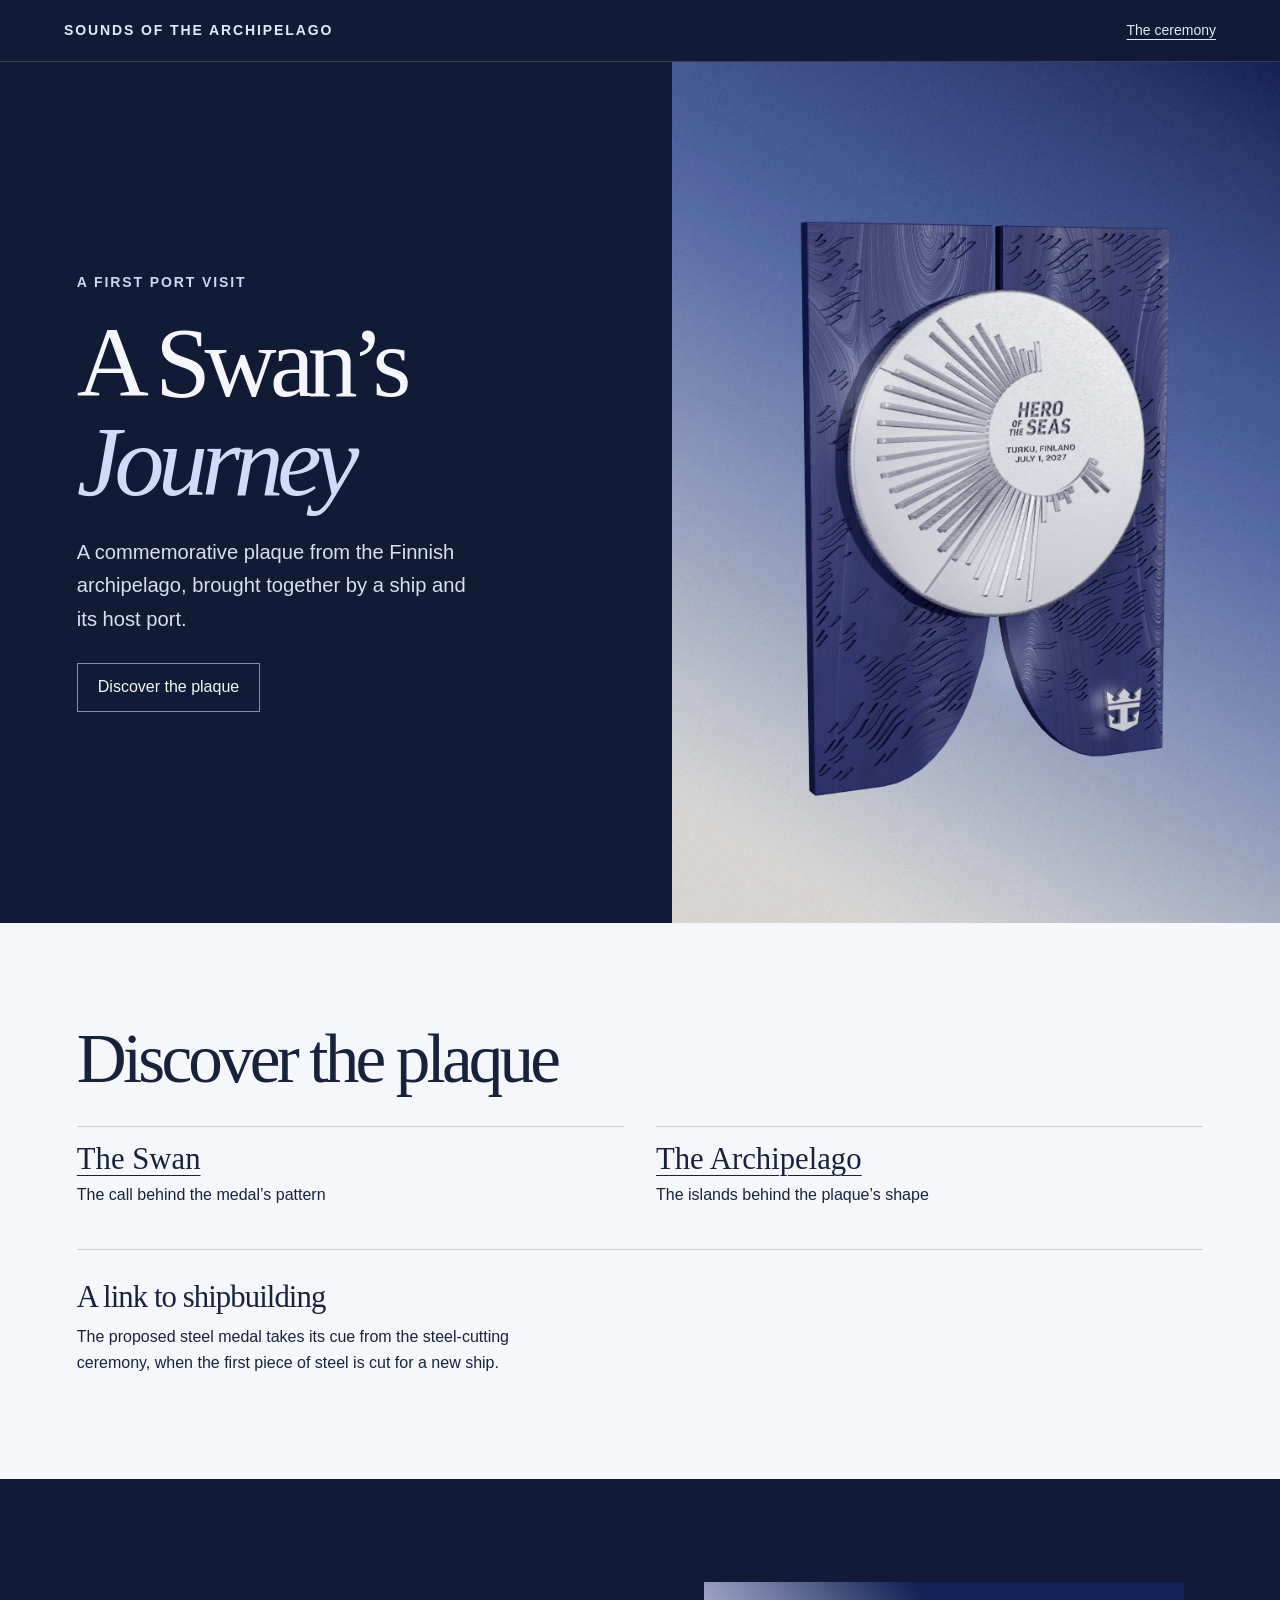
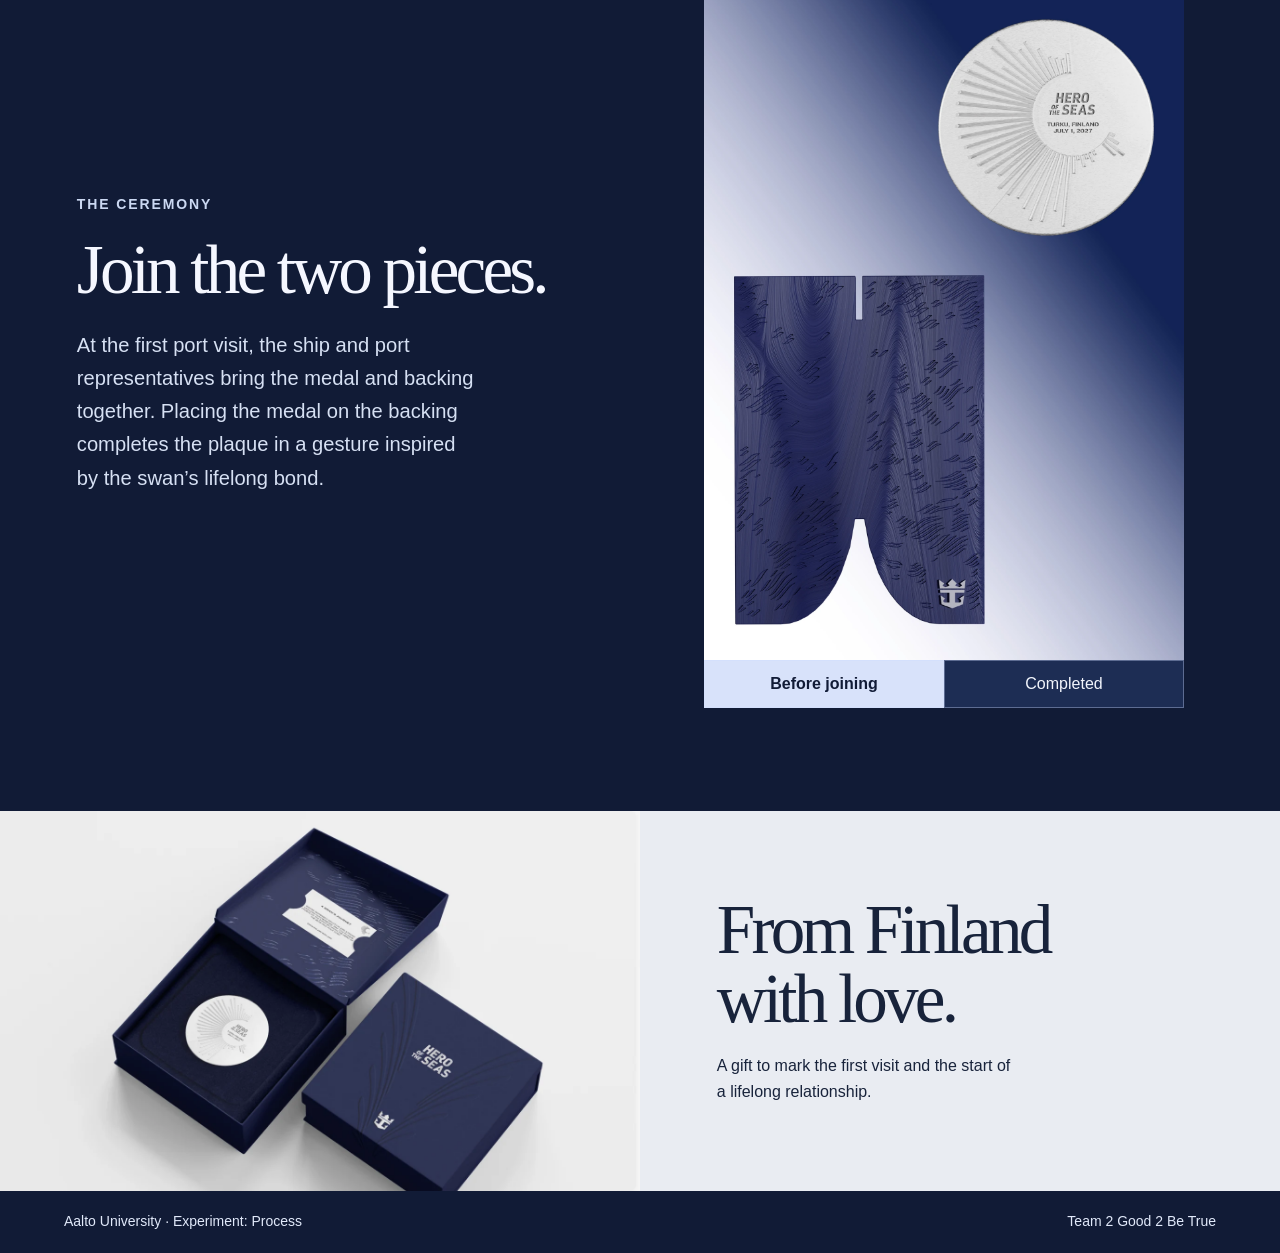
<file: index.html>
<!doctype html>
<html lang="en">
<head>
  <meta charset="utf-8">
  <meta name="viewport" content="width=device-width, initial-scale=1">
  <meta name="robots" content="noindex, nofollow">
  <meta name="theme-color" content="#111b36">
  <meta name="description" content="The story of a commemorative plaque inspired by the Finnish archipelago.">
  <title>A Swan’s Journey</title>
  <link rel="stylesheet" href="style.css?v=gradient-fill">
</head>
<body>
  <a class="skip" href="#story">Skip to the story</a>
  <header class="masthead">
    <p class="label">Sounds of the Archipelago</p>
    <a href="#ceremony">The ceremony</a>
  </header>
  <main>
    <section class="hero" aria-labelledby="title">
      <div class="hero-copy">
        <p class="label">A first port visit</p>
        <h1 id="title">A Swan’s<br><em>Journey</em></h1>
        <p>A commemorative plaque from the Finnish archipelago, brought together by a ship and its host port.</p>
        <a class="button" href="#story">Discover the plaque</a>
      </div>
      <figure class="hero-image">
        <img src="plaque-final.webp" width="1447" height="2048" alt="Silver circular medal with radiating ridges, set on two deep-blue panels">
      </figure>
    </section>

    <section class="story" id="story" aria-labelledby="story-title">
      <div class="story-inner">
        <h2 id="story-title">Discover the plaque</h2>
        <nav class="story-links" aria-label="Design inspiration">
          <a href="swan/">
            <strong>The Swan</strong>
            <span>The call behind the medal’s pattern</span>
          </a>
          <a href="archipelago/">
            <strong>The Archipelago</strong>
            <span>The islands behind the plaque’s shape</span>
          </a>
        </nav>
        <div class="details">
          <article>
            <h3>A link to shipbuilding</h3>
            <p>The proposed steel medal takes its cue from the steel-cutting ceremony, when the first piece of steel is cut for a new ship.</p>
          </article>
        </div>
      </div>
    </section>

    <section class="ceremony" id="ceremony" aria-labelledby="ceremony-title">
      <div class="ceremony-copy">
        <p class="label">The ceremony</p>
        <h2 id="ceremony-title">Join the two pieces.</h2>
        <p>At the first port visit, the ship and port representatives bring the medal and backing together. Placing the medal on the backing completes the plaque in a gesture inspired by the swan’s lifelong bond.</p>
      </div>
      <figure class="assembly">
        <div class="assembly-visual" id="assembly-visual">
          <img id="assembly-before" src="plaque-separate-gradient.webp" width="1448" height="2048" loading="lazy" alt="The silver medal and blue backing shown separately on a blue-to-white gradient">
          <img id="assembly-image" src="plaque-final.webp" width="1447" height="2048" loading="lazy" alt="The final silver medal joined to the blue backing" hidden>
        </div>
        <figcaption class="assembly-toggle" aria-label="Compare the two stages of assembly">
          <button type="button" data-stage="apart" aria-pressed="true" aria-controls="assembly-visual">Before joining</button>
          <button type="button" data-stage="joined" aria-pressed="false" aria-controls="assembly-visual">Completed</button>
        </figcaption>
      </figure>
    </section>

    <section class="closing" aria-labelledby="closing-title">
      <img src="packaging-final.webp" width="1376" height="818" loading="lazy" alt="Open navy presentation box holding the silver medal, with the story card inside the lid">
      <div>
        <h2 id="closing-title">From Finland<br>with love.</h2>
        <p>A gift to mark the first visit and the start of a lifelong relationship.</p>
      </div>
    </section>
  </main>
  <footer>
    <p>Aalto University · Experiment: Process</p>
    <p>Team 2 Good 2 Be True</p>
  </footer>
  <script src="assembly.js?v=gradient-fill"></script>
</body>
</html>
</file>
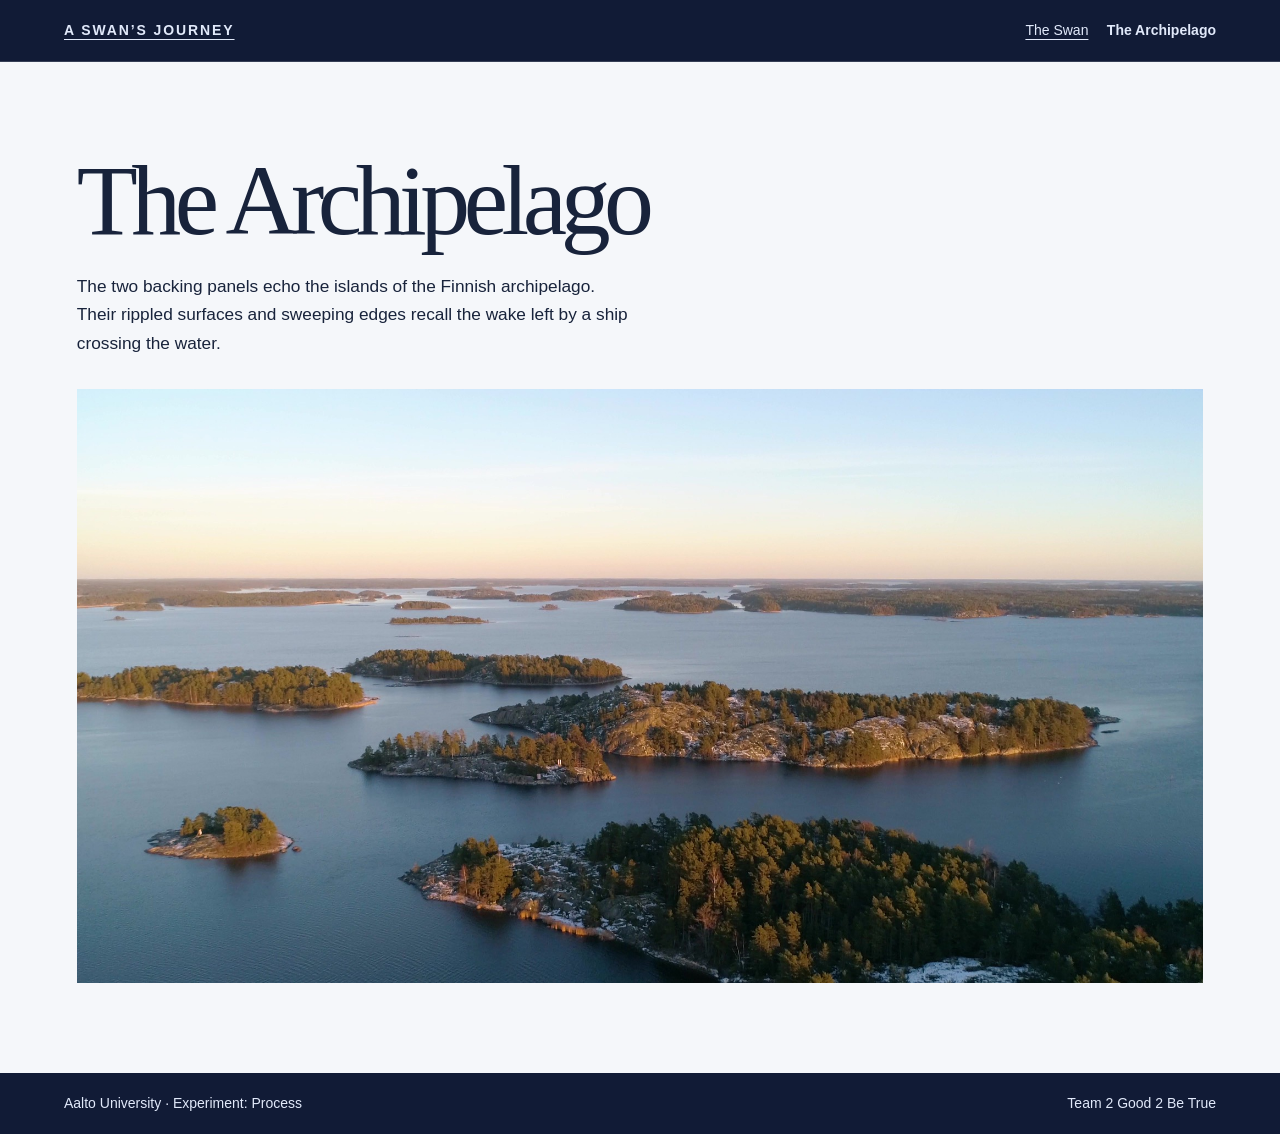
<file: archipelago/index.html>
<!doctype html>
<html lang="en">
<head>
  <meta charset="utf-8">
  <meta name="viewport" content="width=device-width, initial-scale=1">
  <meta name="robots" content="noindex, nofollow">
  <meta name="theme-color" content="#111b36">
  <meta name="description" content="See how the Finnish archipelago inspired the plaque’s backing.">
  <title>The Archipelago | A Swan’s Journey</title>
  <link rel="stylesheet" href="../style.css">
</head>
<body>
  <a class="skip" href="#main">Skip to content</a>
  <header class="masthead">
    <a class="label" href="../">A Swan’s Journey</a>
    <nav class="chapter-nav" aria-label="Design inspiration">
      <a href="../swan/">The Swan</a>
      <a href="./" aria-current="page">The Archipelago</a>
    </nav>
  </header>
  <main class="chapter" id="main">
    <div class="chapter-inner">
      <h1>The Archipelago</h1>
      <p>The two backing panels echo the islands of the Finnish archipelago. Their rippled surfaces and sweeping edges recall the wake left by a ship crossing the water.</p>
      <figure class="archipelago-photo">
        <img src="../archipelago-landscape.jpeg" width="2048" height="1080" alt="Rocky, forested islands in the archipelago in warm evening light">
      </figure>
    </div>
  </main>
  <footer>
    <p>Aalto University · Experiment: Process</p>
    <p>Team 2 Good 2 Be True</p>
  </footer>
</body>
</html>
</file>
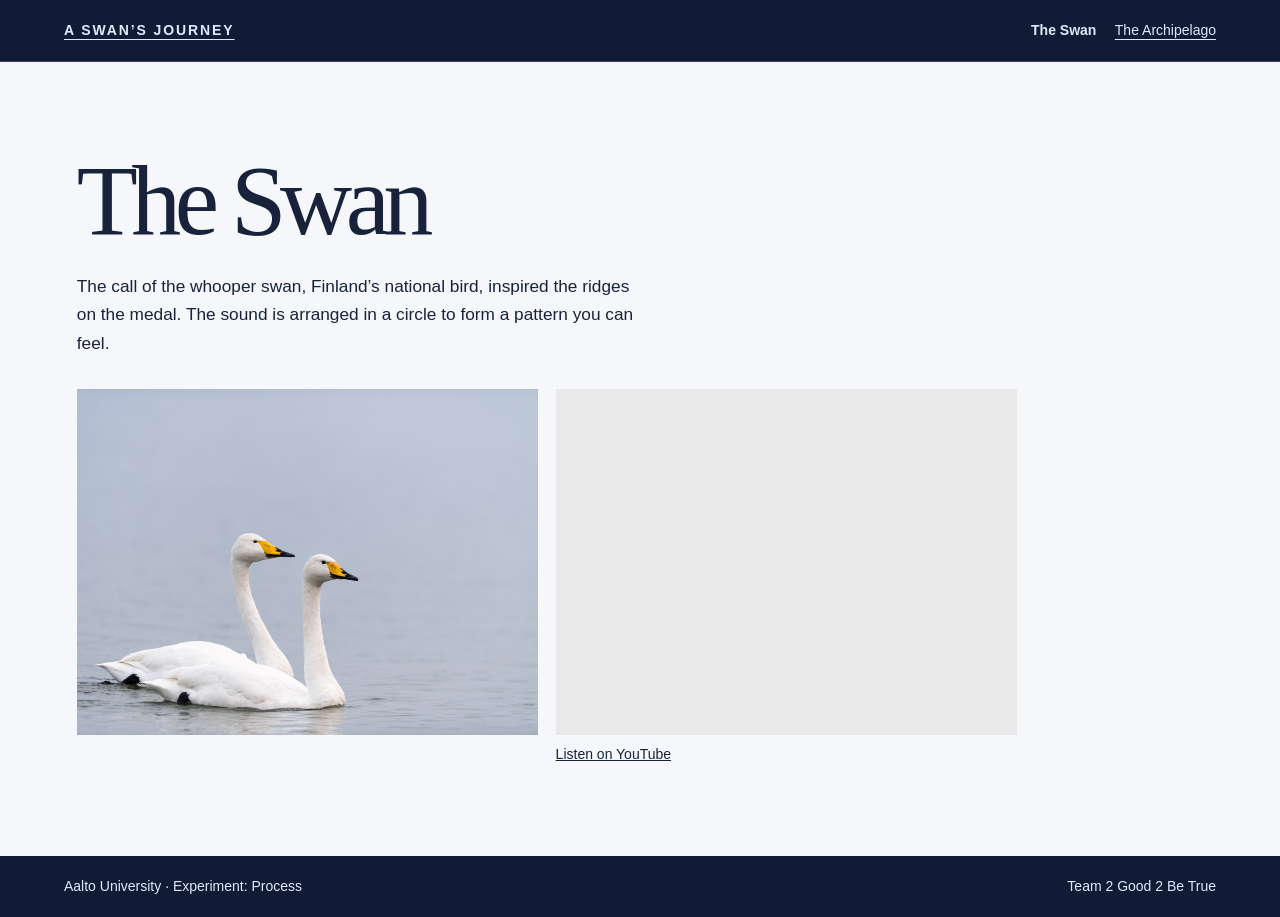
<file: swan/index.html>
<!doctype html>
<html lang="en">
<head>
  <meta charset="utf-8">
  <meta name="viewport" content="width=device-width, initial-scale=1">
  <meta name="robots" content="noindex, nofollow">
  <meta name="theme-color" content="#111b36">
  <meta name="description" content="See how a swan’s call became the pattern on the plaque’s medal.">
  <title>The Swan | A Swan’s Journey</title>
  <link rel="stylesheet" href="../style.css?v=swan-video">
</head>
<body>
  <a class="skip" href="#main">Skip to content</a>
  <header class="masthead">
    <a class="label" href="../">A Swan’s Journey</a>
    <nav class="chapter-nav" aria-label="Design inspiration">
      <a href="./" aria-current="page">The Swan</a>
      <a href="../archipelago/">The Archipelago</a>
    </nav>
  </header>
  <main class="chapter" id="main">
    <div class="chapter-inner">
      <h1>The Swan</h1>
      <p>The call of the whooper swan, Finland’s national bird, inspired the ridges on the medal. The sound is arranged in a circle to form a pattern you can feel.</p>
      <div class="chapter-images">
        <figure>
          <div class="chapter-image">
            <img src="../swan-pair.jpeg" width="2048" height="1365" alt="Two whooper swans swimming together on calm water">
          </div>
        </figure>
        <figure>
          <div class="chapter-image chapter-video">
            <iframe
              src="https://www.youtube-nocookie.com/embed/Xc4HBfrDrcs"
              title="Listen to the swan’s call on YouTube"
              width="560"
              height="315"
              loading="lazy"
              allow="accelerometer; encrypted-media; gyroscope; picture-in-picture; web-share"
              referrerpolicy="strict-origin-when-cross-origin"
              allowfullscreen>
            </iframe>
          </div>
          <figcaption><a href="https://www.youtube.com/watch?v=Xc4HBfrDrcs" target="_blank" rel="noopener noreferrer">Listen on YouTube</a></figcaption>
        </figure>
      </div>
    </div>
  </main>
  <footer>
    <p>Aalto University · Experiment: Process</p>
    <p>Team 2 Good 2 Be True</p>
  </footer>
</body>
</html>
</file>
<file: style.css>
:root {
  color-scheme: light;
  --navy: #111b36;
  --ice: #cbd8f2;
  --paper: #f5f7fa;
  --ink: #18233b;
  --display: "Iowan Old Style", "Palatino Linotype", "Book Antiqua", Palatino, Georgia, serif;
  --sans: -apple-system, BlinkMacSystemFont, "Segoe UI", sans-serif;
}
* { box-sizing: border-box; }
html { scroll-behavior: smooth; }
body { margin: 0; font: 1rem/1.65 var(--sans); color: var(--ink); background: var(--navy); }
a { color: inherit; }
img { display: block; max-width: 100%; height: auto; }
figure, p { margin: 0; }
h1, h2, h3 { font-family: var(--display); line-height: .99; font-weight: 400; margin: 0; }
h1 { font-size: clamp(3.6rem, 7.8vw, 8rem); letter-spacing: -.065em; }
h1 em { font-weight: 400; color: #cfdbf7; }
h2 { font-size: clamp(2.85rem, 5.4vw, 5.3rem); letter-spacing: -.055em; }
h3 { font-size: clamp(1.65rem, 2.4vw, 2.3rem); letter-spacing: -.03em; }
button { font: inherit; cursor: pointer; }
:focus-visible { outline: 3px solid #619cf5; outline-offset: 4px; }
.skip { position: absolute; z-index: 5; top: .5rem; left: .5rem; background: white; padding: .8rem; transform: translateY(-160%); }
.skip:focus { transform: none; }
.label { font-size: .875rem; line-height: 1.4; letter-spacing: .135em; text-transform: uppercase; font-weight: 650; }
.masthead, footer { padding: 1.2rem clamp(1.25rem, 5vw, 5.5rem); display: flex; flex-wrap: wrap; justify-content: space-between; align-items: center; gap: .6rem 1.2rem; color: #e1e9fa; }
.masthead { border-bottom: 1px solid #ffffff28; }
.masthead a { font-size: .875rem; text-underline-offset: .3em; }
.hero { display: grid; grid-template-columns: 1.05fr .95fr; min-height: min(730px, 90vh); color: #f4f6fb; }
.hero-copy { padding: clamp(2.5rem, 6.5vw, 9rem) clamp(1.25rem, 6vw, 6rem); align-self: center; }
.hero-copy .label, .ceremony .label { color: var(--ice); margin-bottom: 1.35rem; }
.hero-copy > p:not(.label), .ceremony-copy > p:not(.label) { color: #d6e0f3; max-width: 36ch; margin-top: 1.5rem; font-size: clamp(1.05rem, 1.6vw, 1.26rem); }
.button { display: inline-flex; align-items: center; min-height: 48px; padding: .65rem 1.25rem; border: 1px solid #cbd8f29c; text-decoration: none; margin-top: 1.7rem; transition: background-color .18s, color .18s; }
.button:hover { background: var(--ice); color: var(--navy); }
.hero-image { position: relative; aspect-ratio: 1447 / 2048; min-width: 0; overflow: hidden; }
.hero-image img { position: absolute; width: 100%; height: 100%; object-fit: cover; object-position: center; }
.hero-image figcaption { position: absolute; bottom: .75rem; right: .75rem; padding: .25rem .55rem; background: #111b36; color: #f5f7ff; font-size: .8rem; }
.story { background: var(--paper); padding: clamp(3.4rem, 8vw, 7.5rem) clamp(1.25rem, 6vw, 6rem); }
.story-inner, .chapter-inner { max-width: 1200px; margin-inline: auto; }
.story-links { display: grid; grid-template-columns: repeat(2, 1fr); gap: 0 2rem; margin-top: 2rem; }
.story-links a { display: grid; gap: .35rem; padding: 1rem 0; border-top: 1px solid #cbd3e1; text-decoration: none; }
.story-links strong { font: 400 clamp(1.65rem, 2.4vw, 2.3rem)/1.1 var(--display); text-decoration: underline; text-decoration-thickness: .035em; text-underline-offset: .18em; }
.story-links a:hover { color: #344d7a; }
.details { border-top: 1px solid #cbd3e1; margin-top: 1.5rem; padding-top: 2rem; }
.details p { max-width: 49ch; margin-top: .75rem; }
.chapter { background: var(--paper); padding: clamp(2.5rem, 7vw, 6.5rem) clamp(1.25rem, 6vw, 6rem); }
.chapter-inner > p { margin-top: 1.3rem; max-width: 58ch; font-size: 1.08rem; }
.chapter-nav { display: flex; flex-wrap: wrap; gap: .5rem 1.15rem; }
.chapter-nav a[aria-current="page"] { text-decoration: none; font-weight: 650; }
.chapter-images { display: grid; grid-template-columns: repeat(2, minmax(0, 1fr)); gap: 1.1rem; margin-top: 2rem; max-width: 940px; }
.chapter-image { aspect-ratio: 4 / 3; background: #e9e9e9; }
.chapter-image img { width: 100%; height: 100%; object-fit: cover; }
.chapter-video iframe { display: block; width: 100%; height: 100%; border: 0; }
.chapter figure figcaption { margin-top: .5rem; font-size: .875rem; }
.archipelago-photo { margin-top: 2rem; }
.archipelago-photo img { width: 100%; }
.ceremony { color: #f5f7ff; display: grid; grid-template-columns: 1fr 1fr; align-items: center; gap: clamp(1.4rem, 7vw, 7rem); max-width: 1360px; padding: clamp(3.4rem, 8vw, 7.5rem) clamp(1.25rem, 6vw, 6rem); margin-inline: auto; }
.assembly { background: #1d2d54; max-width: 480px; width: 100%; justify-self: center; }
[hidden] { display: none !important; }
.assembly-visual { position: relative; aspect-ratio: 1448 / 2048; overflow: hidden; }
.assembly-visual img { position: absolute; inset: 0; width: 100%; height: 100%; object-fit: cover; object-position: center; }
.assembly-toggle { display: grid; grid-template-columns: repeat(2, 1fr); }
.assembly-toggle button { min-height: 48px; padding: .6rem .35rem; border: 1px solid #cedaff5c; background: transparent; color: #f2f5fc; }
.assembly-toggle button[aria-pressed="true"] { color: var(--navy); background: #d8e2fa; font-weight: 650; }
.closing { display: grid; grid-template-columns: 1fr 1fr; background: #e9ecf2; align-items: center; }
.closing img { width: 100%; height: auto; object-fit: contain; }
.closing > div { padding: 2.5rem clamp(1.25rem, 6vw, 6rem); }
.closing p { margin-top: 1.25rem; max-width: 33ch; }
footer { font-size: .875rem; }
@media (max-width: 690px) {
  .hero, .story-links, .ceremony, .closing { grid-template-columns: 1fr; }
  .hero { min-height: auto; }
  .hero-copy { padding-top: 2.6rem; padding-bottom: 2.3rem; }
  .hero-copy > p:not(.label) { margin-top: 1.15rem; }
  .hero-image { aspect-ratio: 1447 / 2048; }
  .archipelago-photo img { min-height: 150px; object-fit: cover; }
  .closing img { aspect-ratio: 1376 / 818; }
}
@media (max-width: 460px) {
  .chapter-images { grid-template-columns: 1fr; }
}
@media (prefers-reduced-motion: reduce) {
  html { scroll-behavior: auto; }
  .button { transition: none; }
}
</file>
